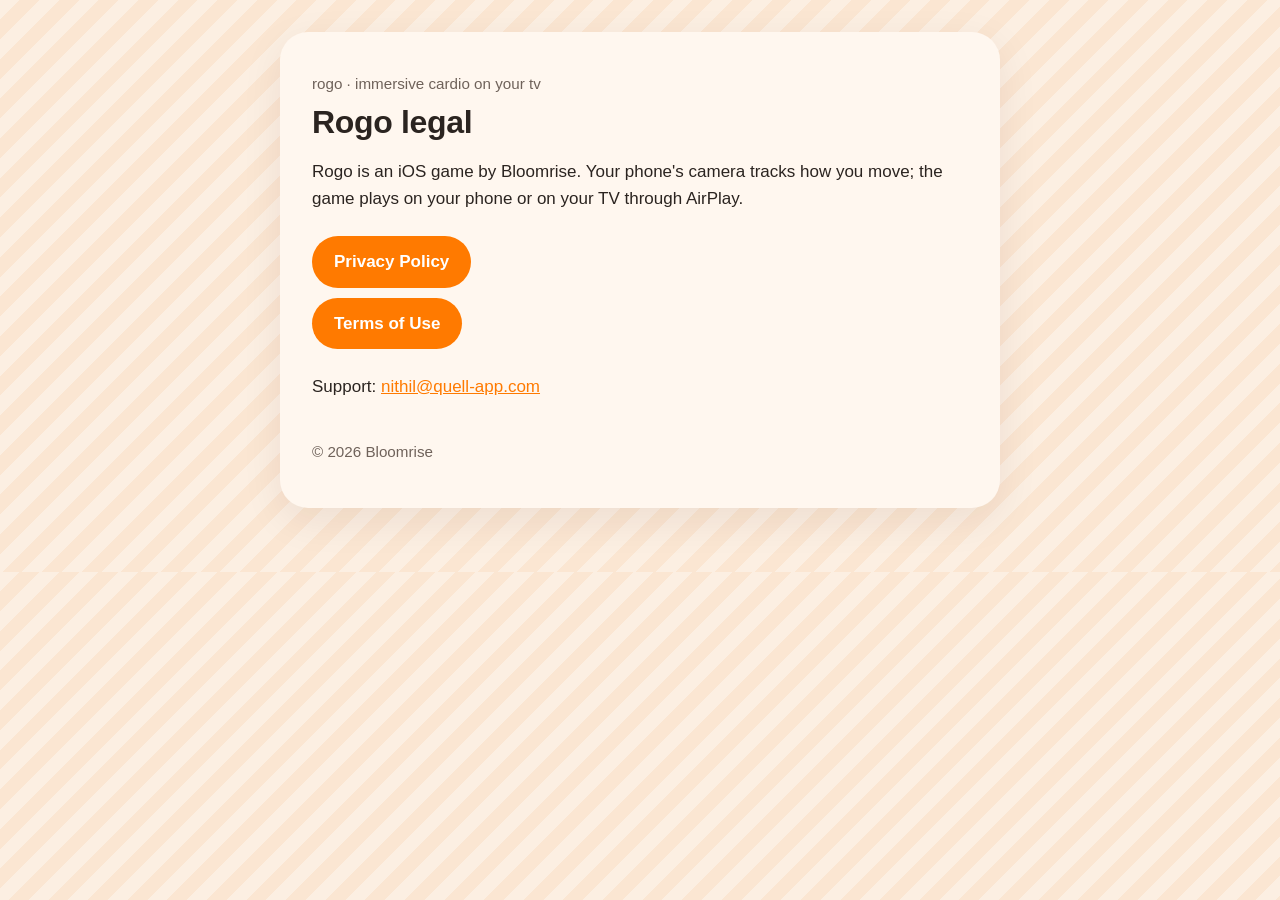
<file: index.html>
<!doctype html>
<html lang="en">
<head>
<meta charset="utf-8">
<meta name="viewport" content="width=device-width, initial-scale=1">
<title>Rogo – legal</title>
<meta name="description" content="Privacy policy and terms of use for Rogo, the immersive cardio game by Bloomrise.">
<link rel="stylesheet" href="style.css">
</head>
<body>
<main>
<p class="eyebrow">Rogo · immersive cardio on your TV</p>
<h1>Rogo legal</h1>
<p>Rogo is an iOS game by Bloomrise. Your phone's camera tracks how you move; the game plays on your phone or on your TV through AirPlay.</p>
<ul class="links">
<li><a href="privacy/">Privacy Policy</a></li>
<li><a href="terms/">Terms of Use</a></li>
</ul>
<p>Support: <a href="mailto:nithil@quell-app.com">nithil@quell-app.com</a></p>
<p class="footer">© 2026 Bloomrise</p>
</main>
</body>
</html>
</file>
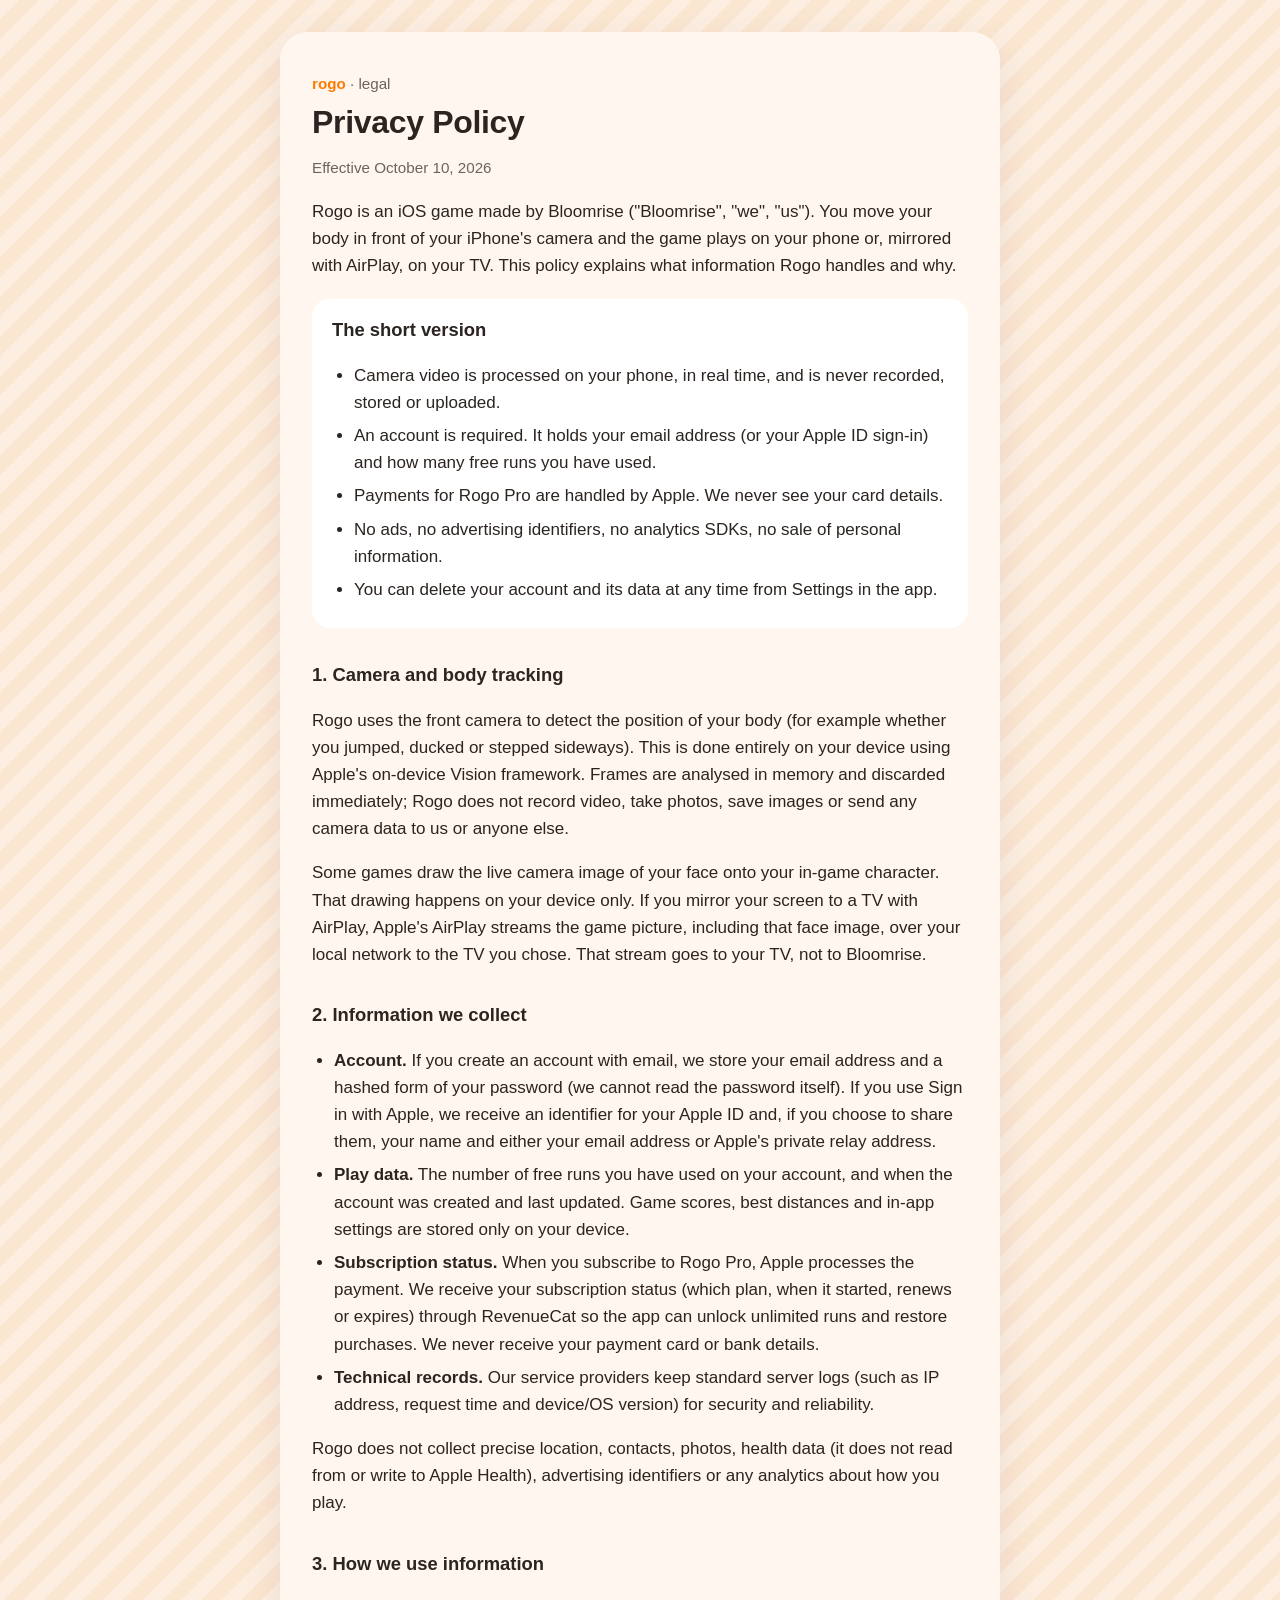
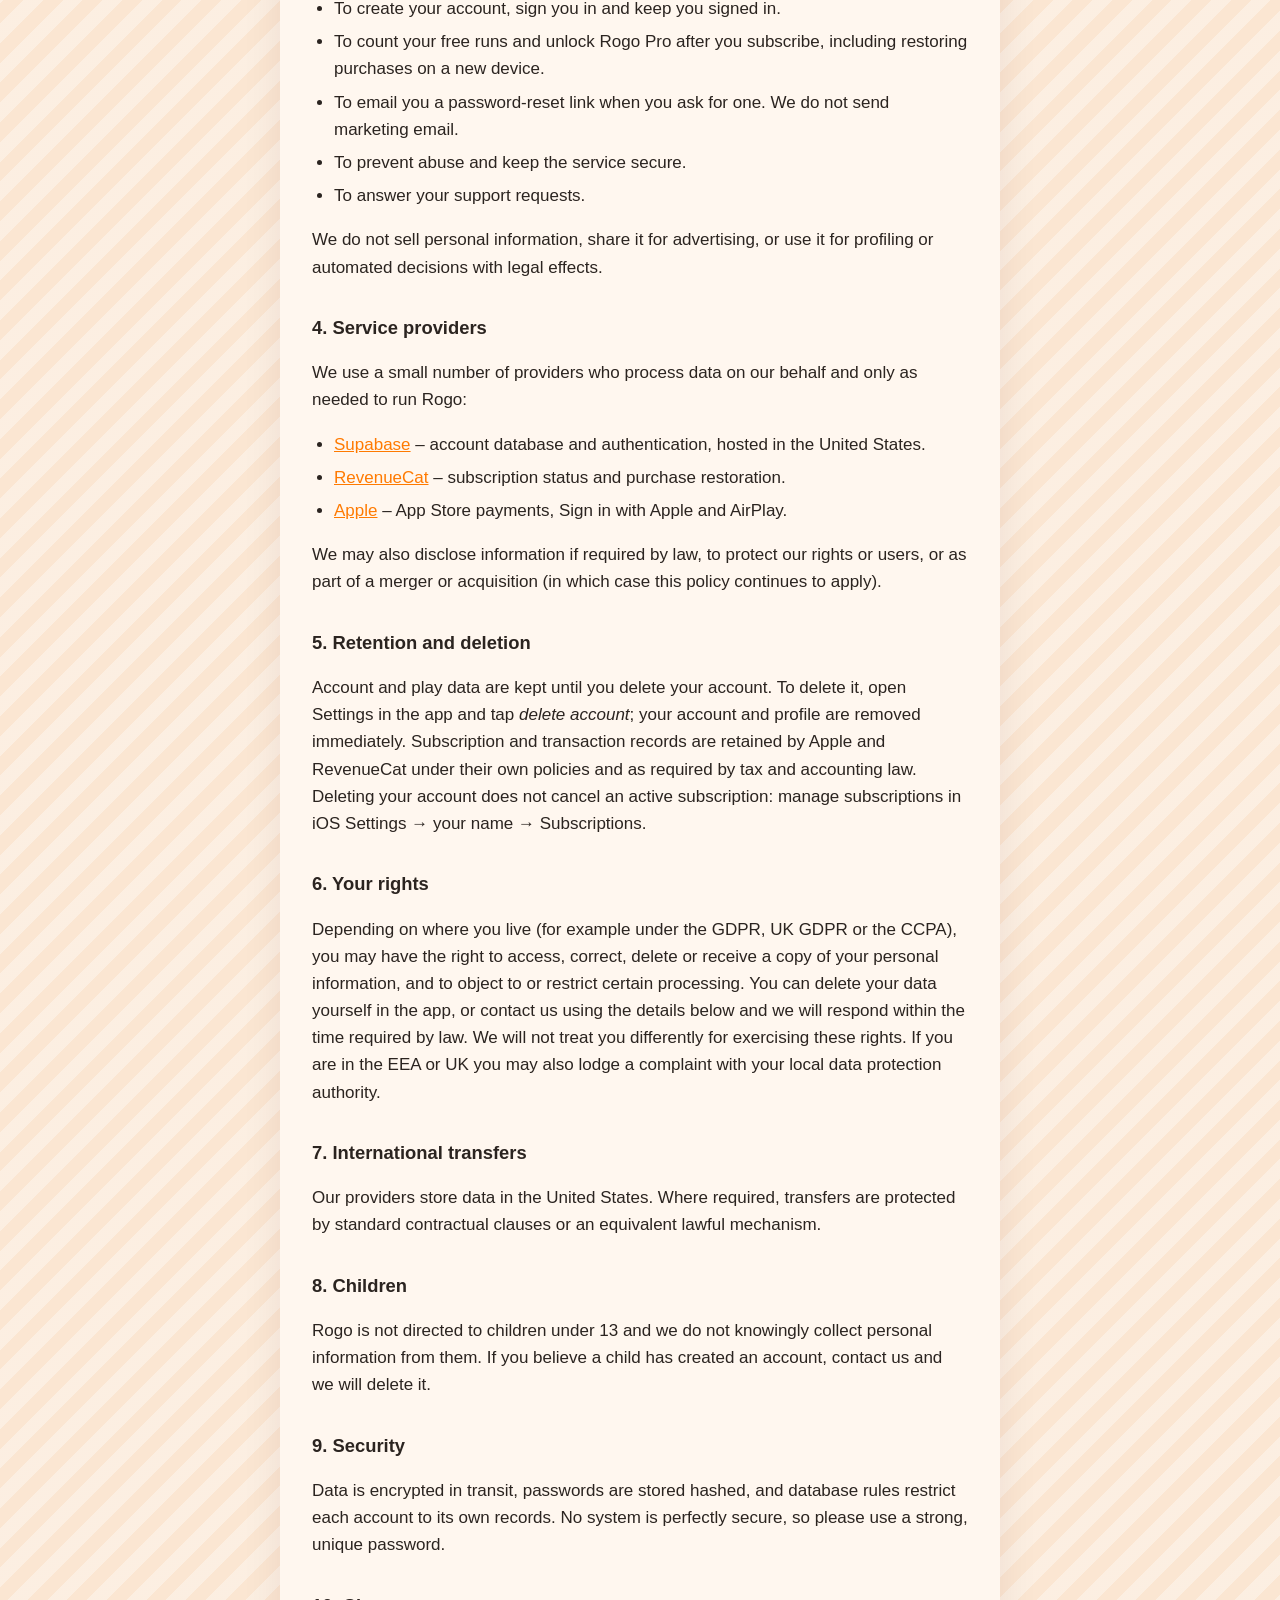
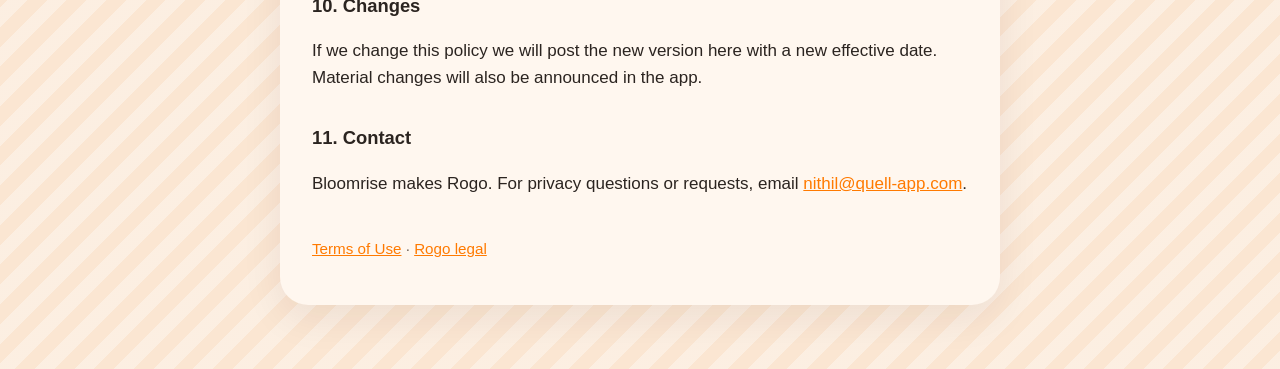
<file: privacy/index.html>
<!doctype html>
<html lang="en">
<head>
<meta charset="utf-8">
<meta name="viewport" content="width=device-width, initial-scale=1">
<title>Rogo Privacy Policy</title>
<meta name="description" content="Privacy policy for Rogo, the immersive cardio game by Bloomrise.">
<link rel="stylesheet" href="../style.css">
</head>
<body>
<main>
<p class="eyebrow"><a href="../">Rogo</a> · legal</p>
<h1>Privacy Policy</h1>
<p class="meta">Effective October 10, 2026</p>

<p>Rogo is an iOS game made by Bloomrise ("Bloomrise", "we", "us"). You move your body in front of your iPhone's camera and the game plays on your phone or, mirrored with AirPlay, on your TV. This policy explains what information Rogo handles and why.</p>

<section class="summary">
<h2>The short version</h2>
<ul>
<li>Camera video is processed on your phone, in real time, and is never recorded, stored or uploaded.</li>
<li>An account is required. It holds your email address (or your Apple ID sign-in) and how many free runs you have used.</li>
<li>Payments for Rogo Pro are handled by Apple. We never see your card details.</li>
<li>No ads, no advertising identifiers, no analytics SDKs, no sale of personal information.</li>
<li>You can delete your account and its data at any time from Settings in the app.</li>
</ul>
</section>

<h2>1. Camera and body tracking</h2>
<p>Rogo uses the front camera to detect the position of your body (for example whether you jumped, ducked or stepped sideways). This is done entirely on your device using Apple's on-device Vision framework. Frames are analysed in memory and discarded immediately; Rogo does not record video, take photos, save images or send any camera data to us or anyone else.</p>
<p>Some games draw the live camera image of your face onto your in-game character. That drawing happens on your device only. If you mirror your screen to a TV with AirPlay, Apple's AirPlay streams the game picture, including that face image, over your local network to the TV you chose. That stream goes to your TV, not to Bloomrise.</p>

<h2>2. Information we collect</h2>
<ul>
<li><strong>Account.</strong> If you create an account with email, we store your email address and a hashed form of your password (we cannot read the password itself). If you use Sign in with Apple, we receive an identifier for your Apple ID and, if you choose to share them, your name and either your email address or Apple's private relay address.</li>
<li><strong>Play data.</strong> The number of free runs you have used on your account, and when the account was created and last updated. Game scores, best distances and in-app settings are stored only on your device.</li>
<li><strong>Subscription status.</strong> When you subscribe to Rogo Pro, Apple processes the payment. We receive your subscription status (which plan, when it started, renews or expires) through RevenueCat so the app can unlock unlimited runs and restore purchases. We never receive your payment card or bank details.</li>
<li><strong>Technical records.</strong> Our service providers keep standard server logs (such as IP address, request time and device/OS version) for security and reliability.</li>
</ul>
<p>Rogo does not collect precise location, contacts, photos, health data (it does not read from or write to Apple Health), advertising identifiers or any analytics about how you play.</p>

<h2>3. How we use information</h2>
<ul>
<li>To create your account, sign you in and keep you signed in.</li>
<li>To count your free runs and unlock Rogo Pro after you subscribe, including restoring purchases on a new device.</li>
<li>To email you a password-reset link when you ask for one. We do not send marketing email.</li>
<li>To prevent abuse and keep the service secure.</li>
<li>To answer your support requests.</li>
</ul>
<p>We do not sell personal information, share it for advertising, or use it for profiling or automated decisions with legal effects.</p>

<h2>4. Service providers</h2>
<p>We use a small number of providers who process data on our behalf and only as needed to run Rogo:</p>
<ul>
<li><a href="https://supabase.com/privacy" rel="noopener">Supabase</a> – account database and authentication, hosted in the United States.</li>
<li><a href="https://www.revenuecat.com/privacy" rel="noopener">RevenueCat</a> – subscription status and purchase restoration.</li>
<li><a href="https://www.apple.com/legal/privacy/" rel="noopener">Apple</a> – App Store payments, Sign in with Apple and AirPlay.</li>
</ul>
<p>We may also disclose information if required by law, to protect our rights or users, or as part of a merger or acquisition (in which case this policy continues to apply).</p>

<h2>5. Retention and deletion</h2>
<p>Account and play data are kept until you delete your account. To delete it, open Settings in the app and tap <em>delete account</em>; your account and profile are removed immediately. Subscription and transaction records are retained by Apple and RevenueCat under their own policies and as required by tax and accounting law. Deleting your account does not cancel an active subscription: manage subscriptions in iOS Settings → your name → Subscriptions.</p>

<h2>6. Your rights</h2>
<p>Depending on where you live (for example under the GDPR, UK GDPR or the CCPA), you may have the right to access, correct, delete or receive a copy of your personal information, and to object to or restrict certain processing. You can delete your data yourself in the app, or contact us using the details below and we will respond within the time required by law. We will not treat you differently for exercising these rights. If you are in the EEA or UK you may also lodge a complaint with your local data protection authority.</p>

<h2>7. International transfers</h2>
<p>Our providers store data in the United States. Where required, transfers are protected by standard contractual clauses or an equivalent lawful mechanism.</p>

<h2>8. Children</h2>
<p>Rogo is not directed to children under 13 and we do not knowingly collect personal information from them. If you believe a child has created an account, contact us and we will delete it.</p>

<h2>9. Security</h2>
<p>Data is encrypted in transit, passwords are stored hashed, and database rules restrict each account to its own records. No system is perfectly secure, so please use a strong, unique password.</p>

<h2>10. Changes</h2>
<p>If we change this policy we will post the new version here with a new effective date. Material changes will also be announced in the app.</p>

<h2>11. Contact</h2>
<p>Bloomrise makes Rogo. For privacy questions or requests, email <a href="mailto:nithil@quell-app.com">nithil@quell-app.com</a>.</p>

<p class="footer"><a href="../terms/">Terms of Use</a> · <a href="../">Rogo legal</a></p>
</main>
</body>
</html>
</file>
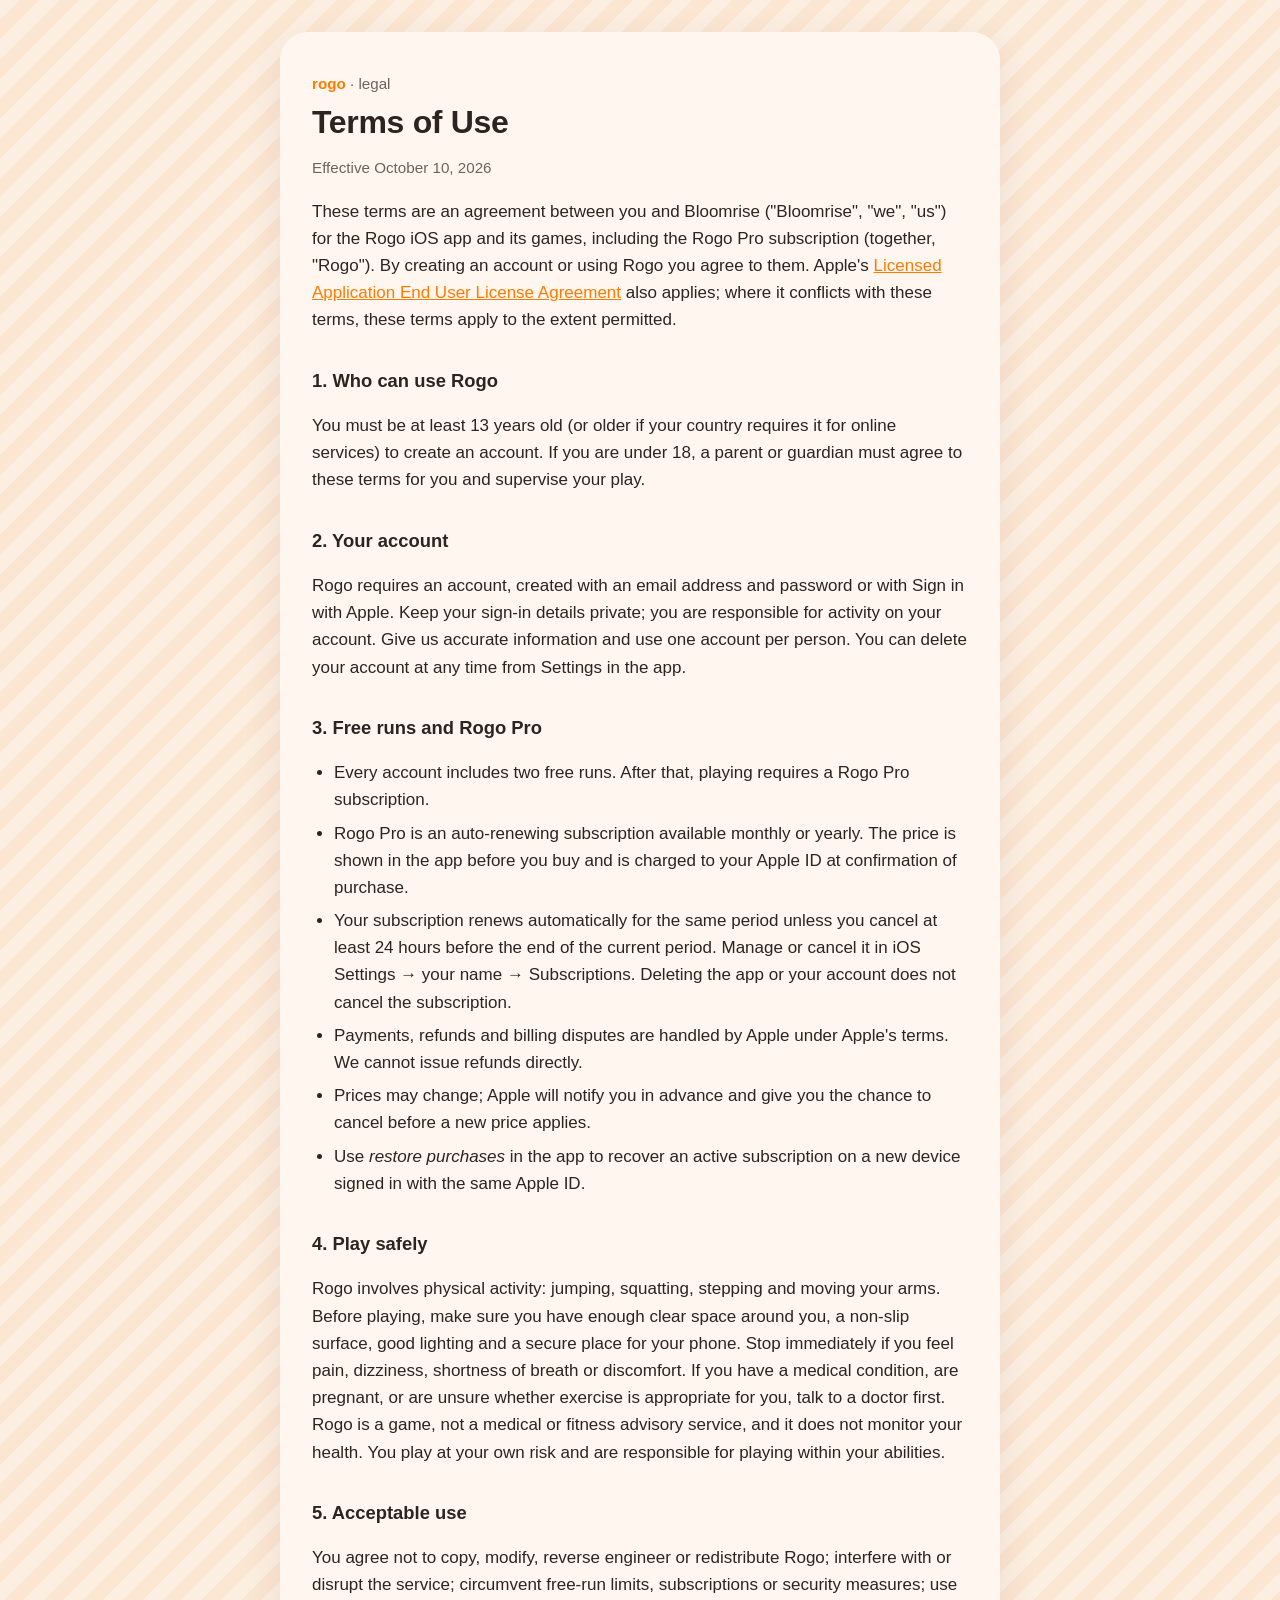
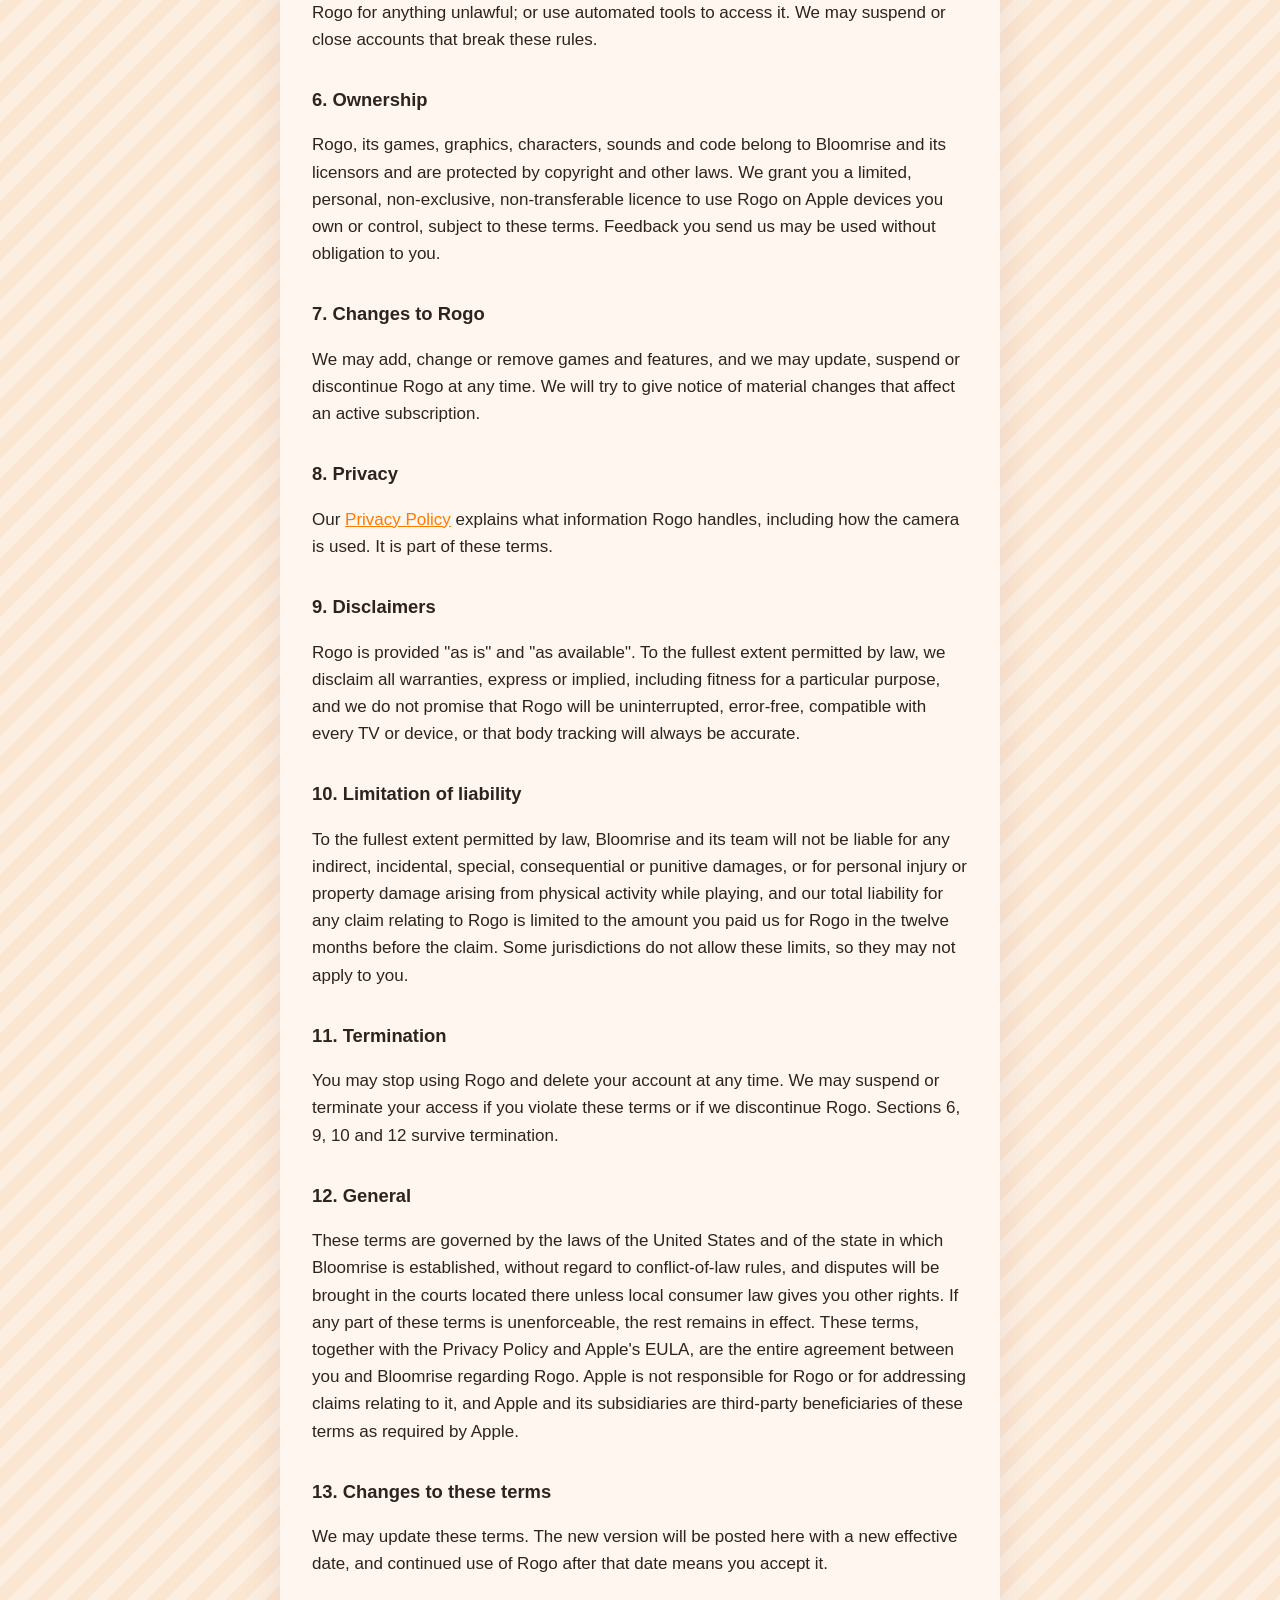
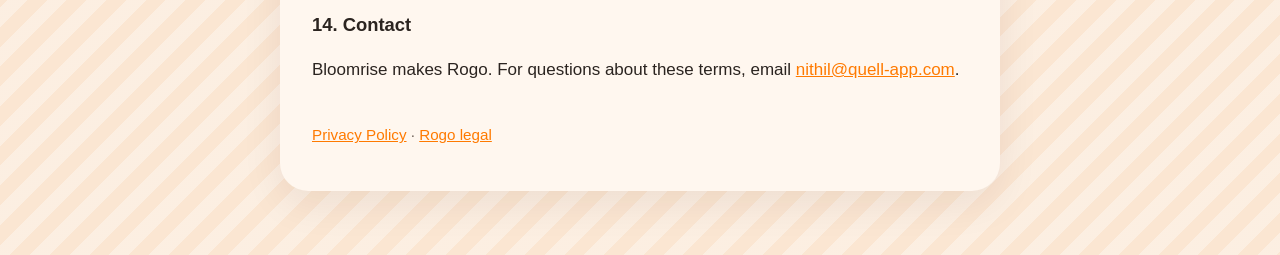
<file: terms/index.html>
<!doctype html>
<html lang="en">
<head>
<meta charset="utf-8">
<meta name="viewport" content="width=device-width, initial-scale=1">
<title>Rogo Terms of Use</title>
<meta name="description" content="Terms of use for Rogo, the immersive cardio game by Bloomrise.">
<link rel="stylesheet" href="../style.css">
</head>
<body>
<main>
<p class="eyebrow"><a href="../">Rogo</a> · legal</p>
<h1>Terms of Use</h1>
<p class="meta">Effective October 10, 2026</p>

<p>These terms are an agreement between you and Bloomrise ("Bloomrise", "we", "us") for the Rogo iOS app and its games, including the Rogo Pro subscription (together, "Rogo"). By creating an account or using Rogo you agree to them. Apple's <a href="https://www.apple.com/legal/internet-services/itunes/dev/stdeula/" rel="noopener">Licensed Application End User License Agreement</a> also applies; where it conflicts with these terms, these terms apply to the extent permitted.</p>

<h2>1. Who can use Rogo</h2>
<p>You must be at least 13 years old (or older if your country requires it for online services) to create an account. If you are under 18, a parent or guardian must agree to these terms for you and supervise your play.</p>

<h2>2. Your account</h2>
<p>Rogo requires an account, created with an email address and password or with Sign in with Apple. Keep your sign-in details private; you are responsible for activity on your account. Give us accurate information and use one account per person. You can delete your account at any time from Settings in the app.</p>

<h2>3. Free runs and Rogo Pro</h2>
<ul>
<li>Every account includes two free runs. After that, playing requires a Rogo Pro subscription.</li>
<li>Rogo Pro is an auto-renewing subscription available monthly or yearly. The price is shown in the app before you buy and is charged to your Apple ID at confirmation of purchase.</li>
<li>Your subscription renews automatically for the same period unless you cancel at least 24 hours before the end of the current period. Manage or cancel it in iOS Settings → your name → Subscriptions. Deleting the app or your account does not cancel the subscription.</li>
<li>Payments, refunds and billing disputes are handled by Apple under Apple's terms. We cannot issue refunds directly.</li>
<li>Prices may change; Apple will notify you in advance and give you the chance to cancel before a new price applies.</li>
<li>Use <em>restore purchases</em> in the app to recover an active subscription on a new device signed in with the same Apple ID.</li>
</ul>

<h2>4. Play safely</h2>
<p>Rogo involves physical activity: jumping, squatting, stepping and moving your arms. Before playing, make sure you have enough clear space around you, a non-slip surface, good lighting and a secure place for your phone. Stop immediately if you feel pain, dizziness, shortness of breath or discomfort. If you have a medical condition, are pregnant, or are unsure whether exercise is appropriate for you, talk to a doctor first. Rogo is a game, not a medical or fitness advisory service, and it does not monitor your health. You play at your own risk and are responsible for playing within your abilities.</p>

<h2>5. Acceptable use</h2>
<p>You agree not to copy, modify, reverse engineer or redistribute Rogo; interfere with or disrupt the service; circumvent free-run limits, subscriptions or security measures; use Rogo for anything unlawful; or use automated tools to access it. We may suspend or close accounts that break these rules.</p>

<h2>6. Ownership</h2>
<p>Rogo, its games, graphics, characters, sounds and code belong to Bloomrise and its licensors and are protected by copyright and other laws. We grant you a limited, personal, non-exclusive, non-transferable licence to use Rogo on Apple devices you own or control, subject to these terms. Feedback you send us may be used without obligation to you.</p>

<h2>7. Changes to Rogo</h2>
<p>We may add, change or remove games and features, and we may update, suspend or discontinue Rogo at any time. We will try to give notice of material changes that affect an active subscription.</p>

<h2>8. Privacy</h2>
<p>Our <a href="../privacy/">Privacy Policy</a> explains what information Rogo handles, including how the camera is used. It is part of these terms.</p>

<h2>9. Disclaimers</h2>
<p>Rogo is provided "as is" and "as available". To the fullest extent permitted by law, we disclaim all warranties, express or implied, including fitness for a particular purpose, and we do not promise that Rogo will be uninterrupted, error-free, compatible with every TV or device, or that body tracking will always be accurate.</p>

<h2>10. Limitation of liability</h2>
<p>To the fullest extent permitted by law, Bloomrise and its team will not be liable for any indirect, incidental, special, consequential or punitive damages, or for personal injury or property damage arising from physical activity while playing, and our total liability for any claim relating to Rogo is limited to the amount you paid us for Rogo in the twelve months before the claim. Some jurisdictions do not allow these limits, so they may not apply to you.</p>

<h2>11. Termination</h2>
<p>You may stop using Rogo and delete your account at any time. We may suspend or terminate your access if you violate these terms or if we discontinue Rogo. Sections 6, 9, 10 and 12 survive termination.</p>

<h2>12. General</h2>
<p>These terms are governed by the laws of the United States and of the state in which Bloomrise is established, without regard to conflict-of-law rules, and disputes will be brought in the courts located there unless local consumer law gives you other rights. If any part of these terms is unenforceable, the rest remains in effect. These terms, together with the Privacy Policy and Apple's EULA, are the entire agreement between you and Bloomrise regarding Rogo. Apple is not responsible for Rogo or for addressing claims relating to it, and Apple and its subsidiaries are third-party beneficiaries of these terms as required by Apple.</p>

<h2>13. Changes to these terms</h2>
<p>We may update these terms. The new version will be posted here with a new effective date, and continued use of Rogo after that date means you accept it.</p>

<h2>14. Contact</h2>
<p>Bloomrise makes Rogo. For questions about these terms, email <a href="mailto:nithil@quell-app.com">nithil@quell-app.com</a>.</p>

<p class="footer"><a href="../privacy/">Privacy Policy</a> · <a href="../">Rogo legal</a></p>
</main>
</body>
</html>
</file>
<file: style.css>
:root {
  --peach: #fbe6d2;
  --card: #fff7ef;
  --ink: #2b2420;
  --ink-soft: #6f625a;
  --orange: #ff7a00;
}
* { box-sizing: border-box; }
body {
  margin: 0;
  font-family: -apple-system, BlinkMacSystemFont, "SF Pro Text", "Segoe UI", Helvetica, Arial, sans-serif;
  font-size: 17px;
  line-height: 1.6;
  color: var(--ink);
  background:
    repeating-linear-gradient(135deg, rgba(255,255,255,0.35) 0 14px, rgba(255,255,255,0) 14px 28px),
    var(--peach);
  padding: 32px 16px 64px;
}
main {
  max-width: 720px;
  margin: 0 auto;
  background: var(--card);
  border-radius: 28px;
  padding: 40px 32px 28px;
  box-shadow: 0 12px 40px rgba(60, 30, 0, 0.08);
}
h1 { font-size: 2rem; line-height: 1.15; margin: 0 0 4px; letter-spacing: -0.01em; }
h2 { font-size: 1.15rem; margin: 32px 0 8px; }
p, li { color: var(--ink); }
.meta, .eyebrow { color: var(--ink-soft); font-size: 0.95rem; }
.eyebrow { margin: 0 0 8px; text-transform: lowercase; }
.eyebrow a { color: var(--orange); text-decoration: none; font-weight: 600; }
a { color: var(--orange); }
.summary {
  background: #fff;
  border-radius: 18px;
  padding: 16px 20px 8px;
  margin: 20px 0 8px;
}
.summary h2 { margin-top: 0; }
ul { padding-left: 22px; }
li { margin: 6px 0; }
.links { list-style: none; padding: 0; margin: 24px 0; }
.links li { margin: 10px 0; }
.links a {
  display: inline-block;
  background: var(--orange);
  color: #fff;
  text-decoration: none;
  font-weight: 700;
  padding: 12px 22px;
  border-radius: 999px;
}
.footer { margin-top: 40px; color: var(--ink-soft); font-size: 0.95rem; }
@media (max-width: 480px) {
  body { padding: 16px 10px 48px; font-size: 16px; }
  main { padding: 28px 20px 20px; border-radius: 22px; }
  h1 { font-size: 1.7rem; }
}
</file>
